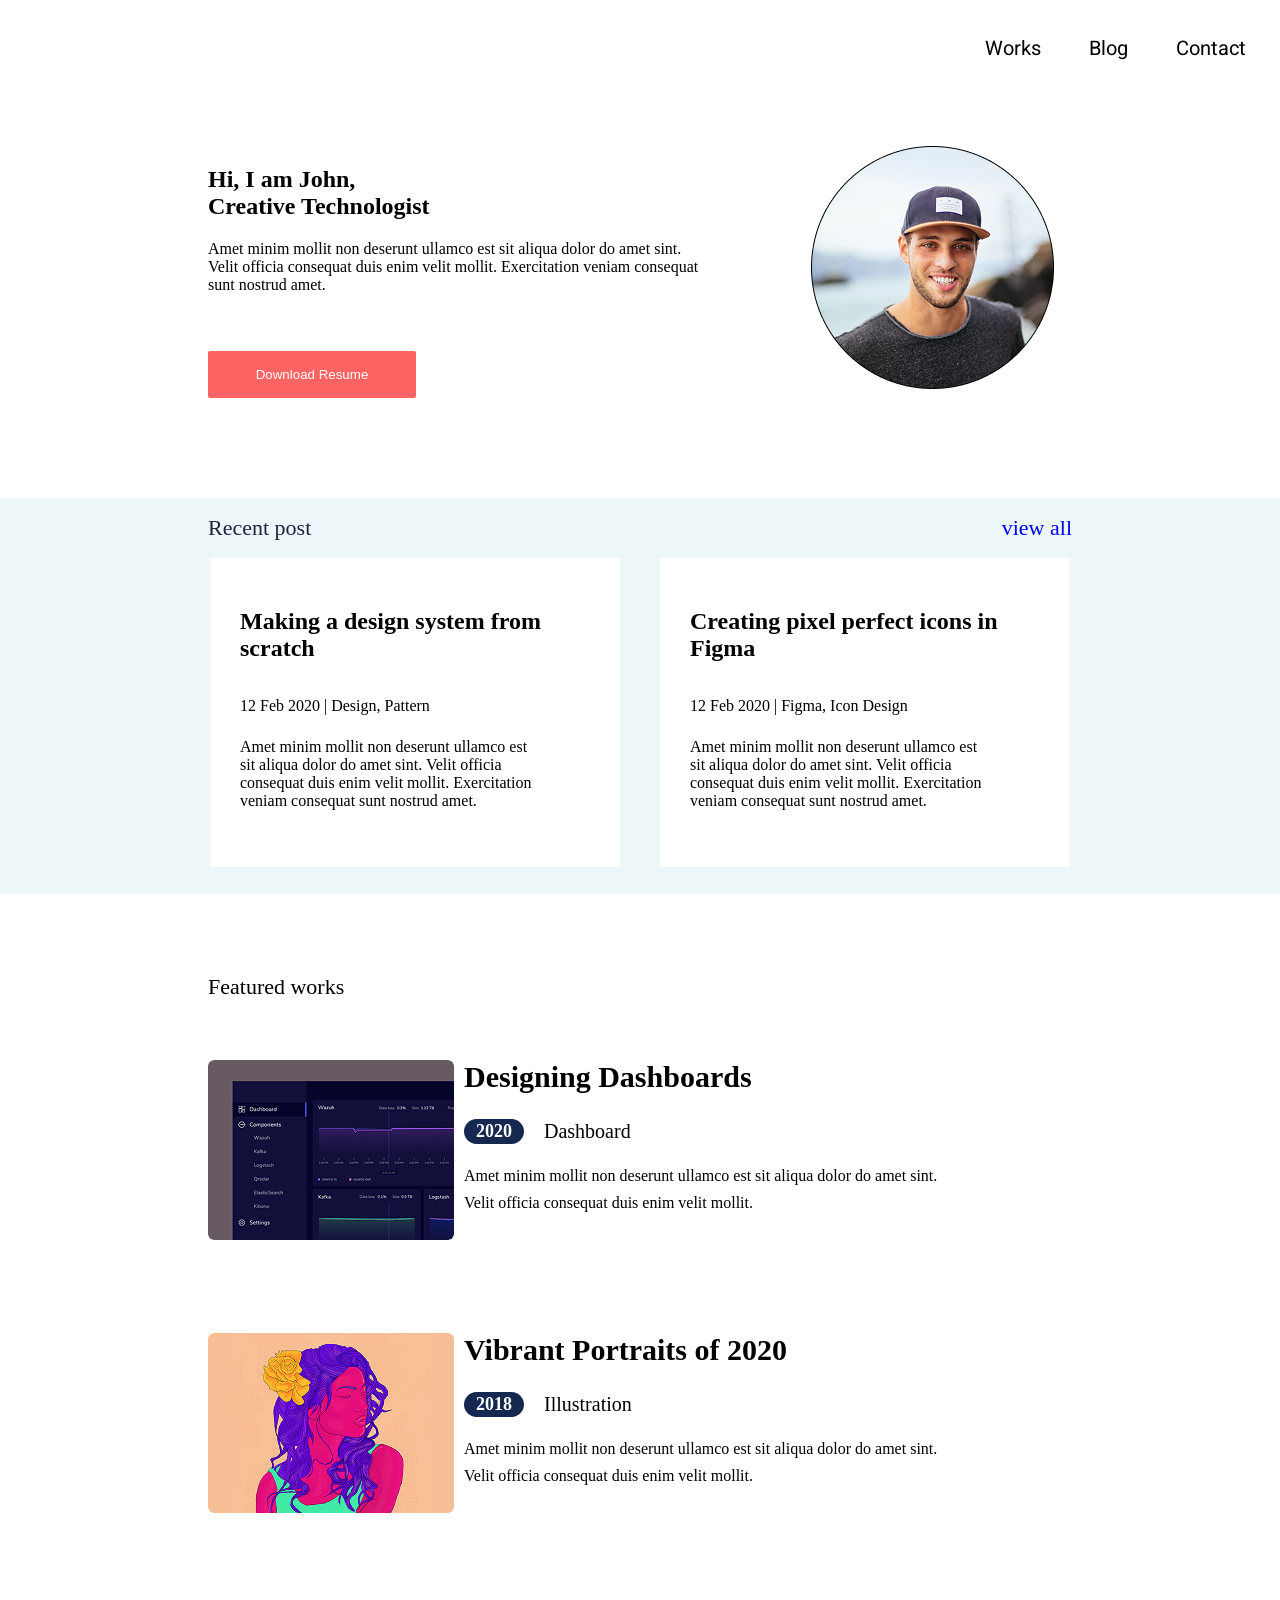
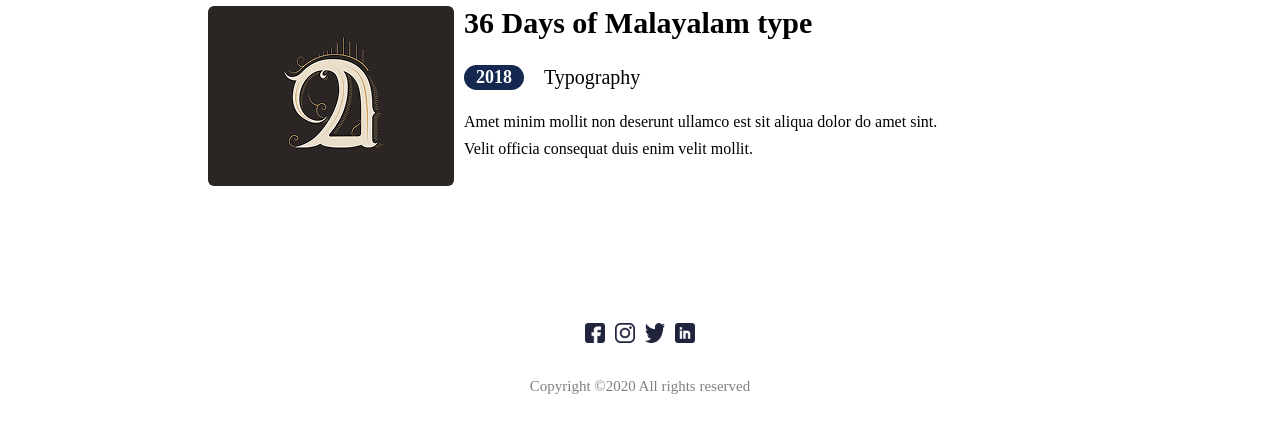
<file: index.html>
<!DOCTYPE html>
<html lang="en">

<head>
    <meta charset="UTF-8">
    <meta name="viewport" content="width=device-width, initial-scale=1.0">
    <title>Figma Portfolio</title>
    <link rel="stylesheet" href="style.css">
    <link rel="stylesheet" href="font.css">
    <link rel="stylesheet" href="hero-section.css">
    <link rel="preconnect" href="https://fonts.googleapis.com">
    <link rel="preconnect" href="https://fonts.gstatic.com" crossorigin>
    <link rel="stylesheet" href="card.css">
    <link rel="stylesheet" href="card-two.css">

    <link
        href="https://fonts.googleapis.com/css2?family=Caveat:wght@400..700&family=Cinzel:wght@400..900&family=Edu+QLD+Hand:wght@400..700&family=Exo+2:ital,wght@0,100..900;1,100..900&family=Heebo:wght@100..900&family=Raleway:ital,wght@0,100..900;1,100..900&family=Source+Serif+4:ital,opsz,wght@0,8..60,200..900;1,8..60,200..900&display=swap"
        rel="stylesheet">
</head>

<body>
    <nav>
        <a href="work.html">works</a>
        <a href="blog.html">blog</a>
        <a href="detail.html">contact</a>
    </nav>
    <section class="hero-section">
        <div class="text">
            <h1>Hi, I am John, <br>
                Creative Technologist</h1>
            <p>Amet minim mollit non deserunt ullamco est sit aliqua dolor do amet sint. Velit officia consequat duis
                enim velit mollit. Exercitation veniam consequat sunt nostrud amet.</p>
            <button>Download Resume</button>
        </div>
        <div class="image">
            <img src="personimage.png" alt="">
        </div>
    </section>
    <section class="card">
        <div class="card-content">
            <span> Recent post</span>
            <span> <a href="#">view all</a></span>
        </div>
        <div class="card-container">
            <div class="card-section">
                <h1>Making a design system from scratch</h1>
                <div class="info">
                    <span>12 Feb 2020</span>
                    <span>|</span>
                    <span>Design, Pattern</span>
                </div>

                <p>Amet minim mollit non deserunt ullamco est sit aliqua dolor do amet sint. Velit officia consequat
                    duis
                    enim
                    velit mollit. Exercitation veniam consequat sunt nostrud amet.</p>
            </div>
            <div class="card-section">
                <h1>Creating pixel perfect icons in Figma</h1>
                <div class="info">
                    <span>12 Feb 2020</span>
                    <span>|</span>
                    <span>Figma, Icon Design</span>
                </div>

                <p>Amet minim mollit non deserunt ullamco est sit aliqua dolor do amet sint. Velit officia consequat
                    duis
                    enim
                    velit mollit. Exercitation veniam consequat sunt nostrud amet.</p>
            </div>
        </div>
    </section>

    <section class="card-two">
        <div class="card-container-two">
            <h3>Featured works</h3>
            <div class="card-section-two">
                <img src="dashboard.png" alt="">
                <div class="content">
                    <h2>Designing Dashboards</h2>
                    <div class="info-two">
                        <span class="year">2020</span>
                        <span>Dashboard</span>
                    </div>
                    <p>
                        Amet minim mollit non deserunt ullamco est sit aliqua dolor do amet sint.
                        Velit officia consequat duis enim velit mollit.
                    </p>
                </div>
            </div>
            <div class="card-section-two">
                <img src="ladyimg.png" alt="">
                <div class="content">
                    <h2>Vibrant Portraits of 2020</h2>
                    <div class="info-two">
                        <span class="year">2018</span>
                        <span>Illustration</span>
                    </div>
                    <p>
                        Amet minim mollit non deserunt ullamco est sit aliqua dolor do amet sint.
                        Velit officia consequat duis enim velit mollit.
                    </p>
                </div>
            </div>

            <div class="card-section-two">
                <img src="typography.png" alt="">
                <div class="content">
                    <h2>36 Days of Malayalam type</h2>
                    <div class="info-two">
                        <span class="year">2018</span>
                        <span>Typography</span>
                    </div>
                    <p>
                        Amet minim mollit non deserunt ullamco est sit aliqua dolor do amet sint.
                        Velit officia consequat duis enim velit mollit.
                    </p>
                </div>
            </div>

        </div>
    </section>
    <footer>
        <div class="logo">
            <img src="fb.png" alt="">
            <img src="insta.png" alt="">
            <img src="twitter.png" alt="">
            <img src="Linkedin.png" alt="">
        </div>
        <p>Copyright ©2020 All rights reserved</p>
    </footer>
</body>

</html>
</file>
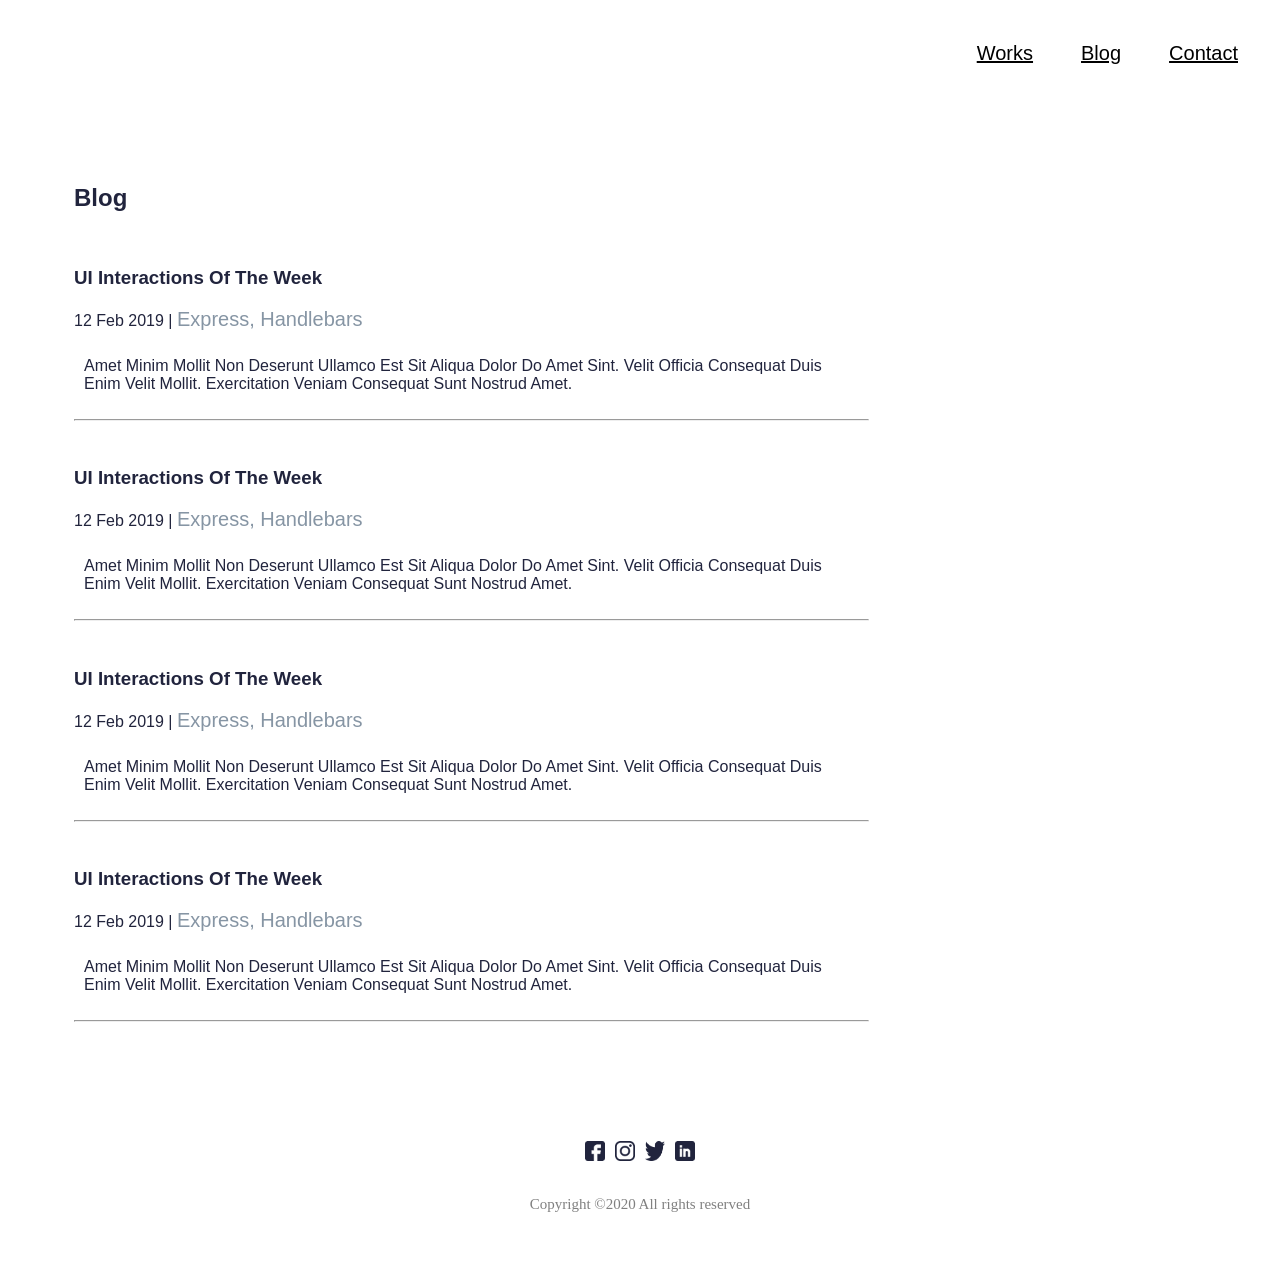
<file: blog.html>
<!DOCTYPE html>
<html lang="en">

<head>
    <meta charset="UTF-8">
    <meta name="viewport" content="width=device-width, initial-scale=1.0">
    <title>Blog</title>
    <link rel="stylesheet" href="blog.css">
</head>

<body>
    <nav>
        <a href="work.html">works</a>
        <a href="blog.html">blog</a>
        <a href="detail.html">contact</a>
    </nav>
    <section class="blog">
        <div class="container-blog">
            <div class="card-2">
                <h1>blog</h1>
                <h3>UI Interactions of the week</h3>
                <div class="info">
                    <span>12 Feb 2019</span>
                    <span>|</span>
                    <span>Express, Handlebars</span>
                </div>
                <p>Amet minim mollit non deserunt ullamco est sit aliqua dolor do amet sint. Velit officia consequat
                    duis
                    enim
                    velit mollit. Exercitation veniam consequat sunt nostrud amet.</p>
                <hr>
            </div>
            <div class="card-2">
                <h3>UI Interactions of the week</h3>
                <div class="info">
                    <span>12 Feb 2019</span>
                    <span>|</span>
                    <span>Express, Handlebars</span>
                </div>
                <p>Amet minim mollit non deserunt ullamco est sit aliqua dolor do amet sint. Velit officia consequat
                    duis
                    enim
                    velit mollit. Exercitation veniam consequat sunt nostrud amet.</p>
                <hr>
            </div>
            <div class="card-2">
                <h3>UI Interactions of the week</h3>
                <div class="info">
                    <span>12 Feb 2019</span>
                    <span>|</span>
                    <span>Express, Handlebars</span>
                </div>
                <p>Amet minim mollit non deserunt ullamco est sit aliqua dolor do amet sint. Velit officia consequat
                    duis
                    enim
                    velit mollit. Exercitation veniam consequat sunt nostrud amet.</p>
                <hr>
            </div>
            <div class="card-2">
                <h3>UI Interactions of the week</h3>
                <div class="info">
                    <span>12 Feb 2019</span>
                    <span>|</span>
                    <span>Express, Handlebars</span>
                </div>
                <p>Amet minim mollit non deserunt ullamco est sit aliqua dolor do amet sint. Velit officia consequat
                    duis
                    enim
                    velit mollit. Exercitation veniam consequat sunt nostrud amet.</p>
                <hr>
            </div>
        </div>
    </section>
    <footer>
        <div class="logo">
            <img src="fb.png" alt="">
            <img src="insta.png" alt="">
            <img src="twitter.png" alt="">
            <img src="Linkedin.png" alt="">
        </div>
        <p>Copyright ©2020 All rights reserved</p>
    </footer>
</body>

</html>
</file>
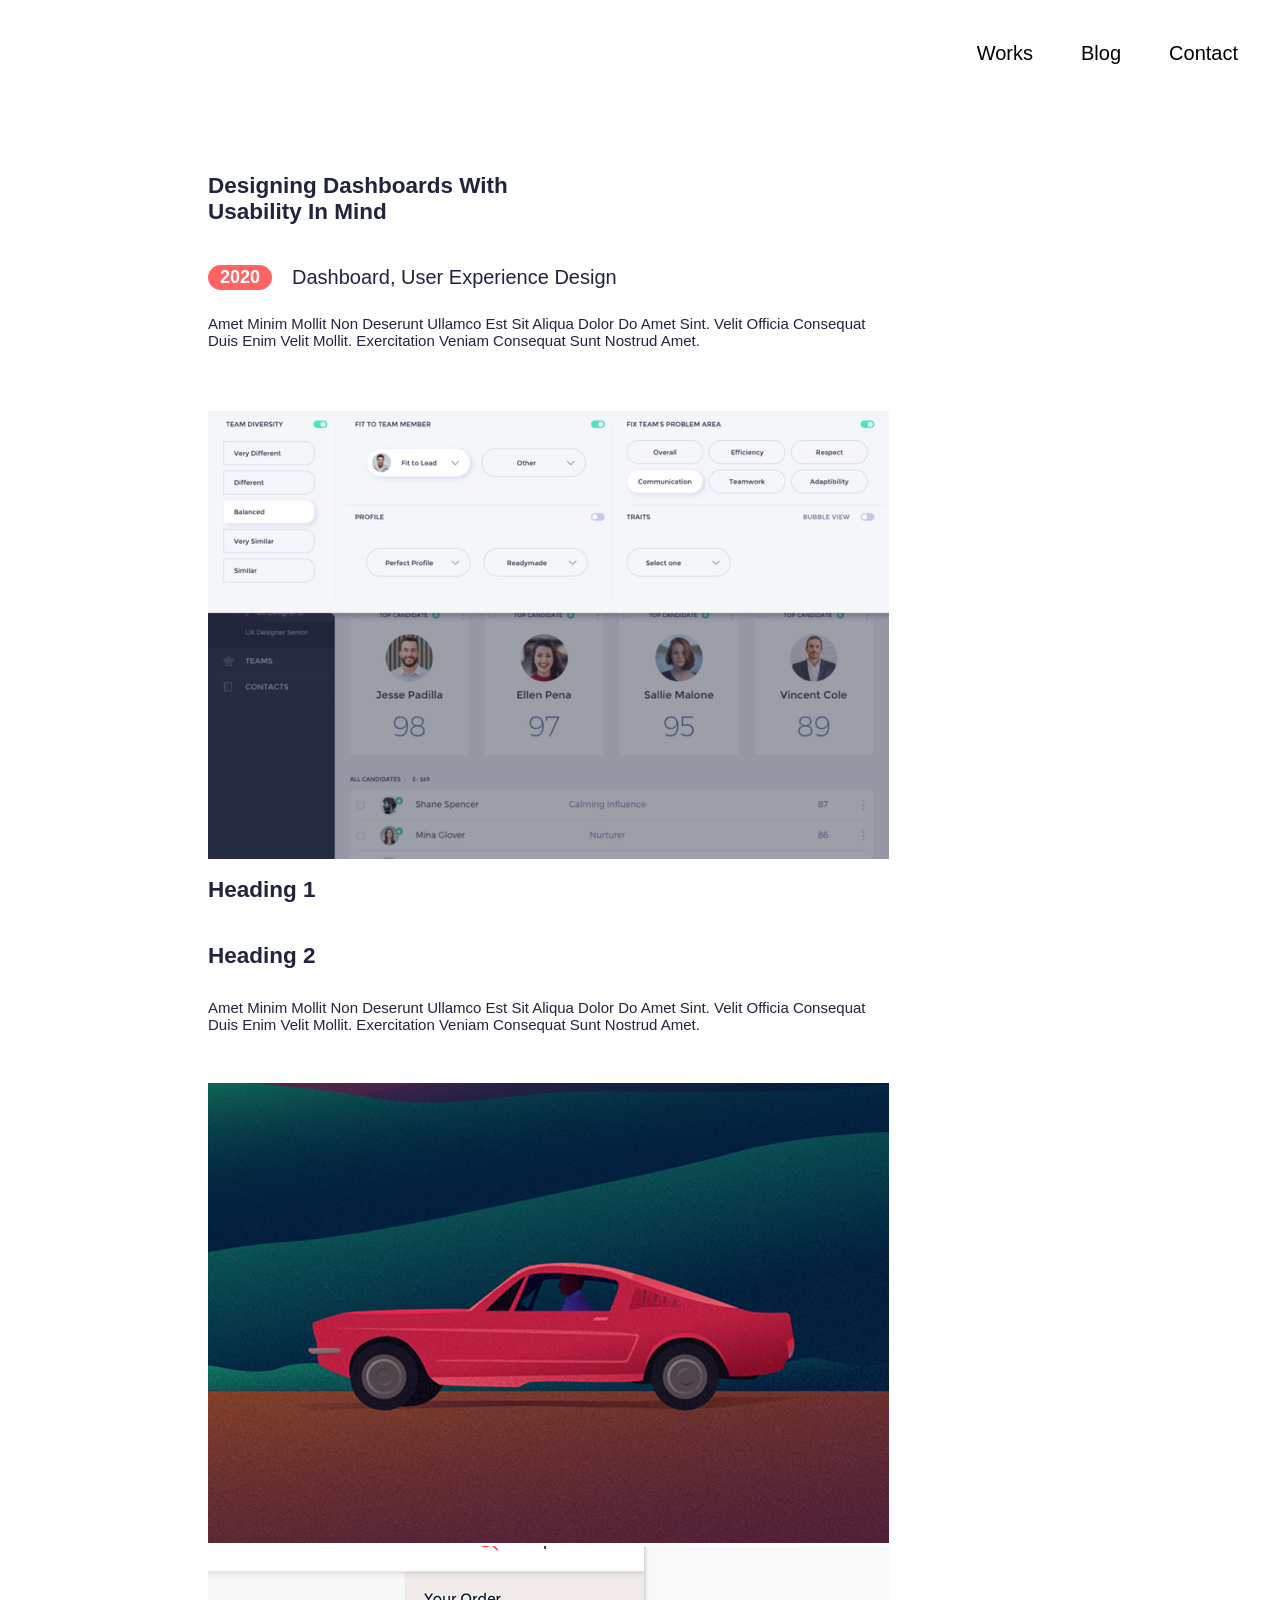
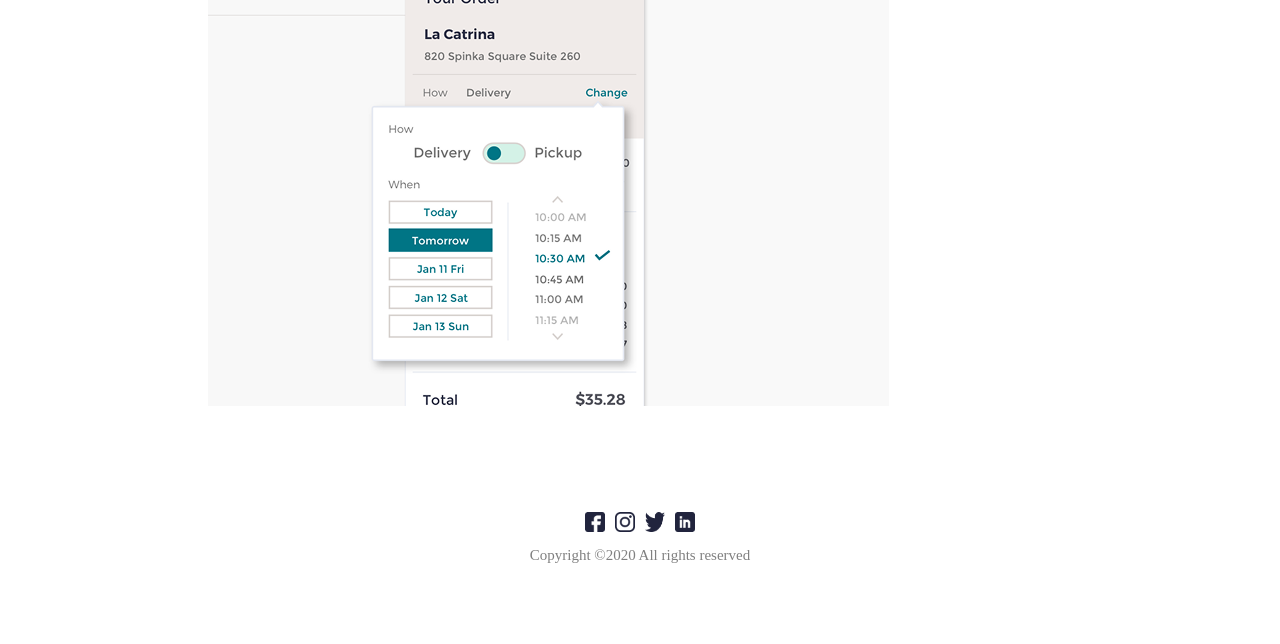
<file: detail.html>
<!DOCTYPE html>
<html lang="en">

<head>
    <meta charset="UTF-8">
    <meta name="viewport" content="width=device-width, initial-scale=1.0">
    <title>Work Details</title>
    <link rel="stylesheet" href="detail.css">
</head>

<body>
    <nav>
        <a href="work.html">works</a>
        <a href="blog.html">blog</a>
        <a href="detail.html">contact</a>
    </nav>
    <section class="detail">
        <div class="container">
            <div class="section">
                <h1>Designing Dashboards with <br> usability in mind</h1>
                <div class="info">
                    <span class="year">2020</span>
                    <span>Dashboard, User Experience Design</span>
                </div>
                <p>Amet minim mollit non deserunt ullamco est sit aliqua dolor do amet sint. Velit officia consequat
                    duis
                    enim velit mollit. Exercitation veniam consequat sunt nostrud amet.</p>
            </div>
            <div class="imagess">
                <img src="details.png" alt="">
            </div>
            <div class="section">
                <h1>heading 1</h1>
                <h2>heading 2</h2>
                <p>Amet minim mollit non deserunt ullamco est sit aliqua dolor do amet sint. Velit officia consequat
                    duis
                    enim velit mollit. Exercitation veniam consequat sunt nostrud amet.</p>
            </div>
            <div class="imagess">
                <img src="car.png" alt="">
                <img src="details-2.png" alt="">
            </div>
        </div>
    </section>
        <footer>
        <div class="logo">
            <img src="fb.png" alt="">
            <img src="insta.png" alt="">
            <img src="twitter.png" alt="">
            <img src="Linkedin.png" alt="">
        </div>
        <p>Copyright ©2020 All rights reserved</p>
    </footer>
</body>

</html>
</file>
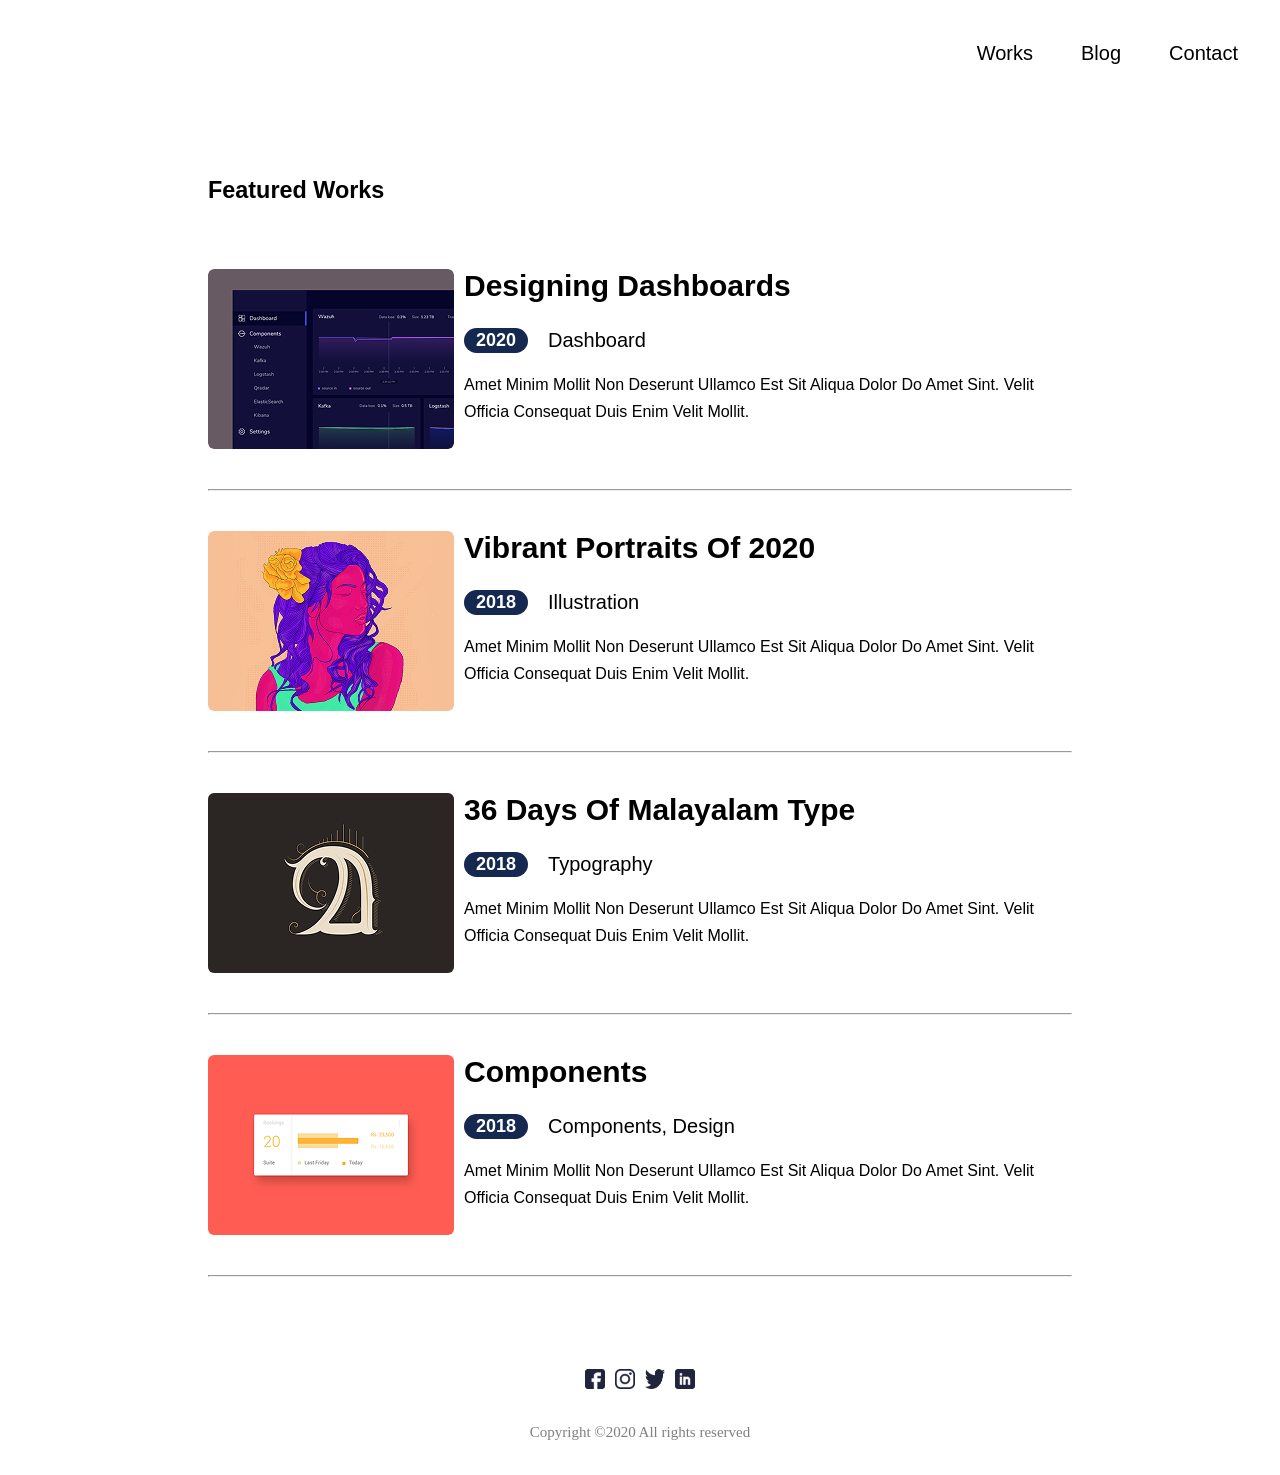
<file: work.html>
<!DOCTYPE html>
<html lang="en">

<head>
    <meta charset="UTF-8">
    <meta name="viewport" content="width=device-width, initial-scale=1.0">
    <title>work</title>
    <link rel="stylesheet" href="work.css">
</head>

<body>
    <nav>
        <a href="work.html">works</a>
        <a href="blog.html">blog</a>
        <a href="detail.html">contact</a>
    </nav>
    <section class="works">
        <div class="container-works">
            <h3>Featured works</h3>
            <div class="work-section-two">
                <img src="dashboard.png" alt="">
                <div class="content">
                    <h2>Designing Dashboards</h2>
                    <div class="info-two">
                        <span class="year">2020</span>
                        <span>Dashboard</span>
                    </div>
                    <p>
                        Amet minim mollit non deserunt ullamco est sit aliqua dolor do amet sint.
                        Velit officia consequat duis enim velit mollit.
                    </p>
                </div>
            </div>
            <hr>
            <div class="work-section-two">
                <img src="ladyimg.png" alt="">
                <div class="content">
                    <h2>Vibrant Portraits of 2020</h2>
                    <div class="info-two">
                        <span class="year">2018</span>
                        <span>Illustration</span>
                    </div>
                    <p>
                        Amet minim mollit non deserunt ullamco est sit aliqua dolor do amet sint.
                        Velit officia consequat duis enim velit mollit.
                    </p>
                </div>
            </div>
            <hr>
            <div class="work-section-two">
                <img src="typography.png" alt="">
                <div class="content">
                    <h2>36 Days of Malayalam type</h2>
                    <div class="info-two">
                        <span class="year">2018</span>
                        <span>Typography</span>
                    </div>
                    <p>
                        Amet minim mollit non deserunt ullamco est sit aliqua dolor do amet sint.
                        Velit officia consequat duis enim velit mollit.
                    </p>
                </div>
            </div>
            <hr>
            <div class="work-section-two">
                <img src="component.png" alt="">
                <div class="content">
                    <h2>components</h2>
                    <div class="info-two">
                        <span class="year">2018</span>
                        <span>Components, Design</span>
                    </div>
                    <p>
                        Amet minim mollit non deserunt ullamco est sit aliqua dolor do amet sint.
                        Velit officia consequat duis enim velit mollit.
                    </p>
                </div>
            </div>
            <hr>
        </div>
    </section>
    <footer>
        <div class="logo">
            <img src="fb.png" alt="">
            <img src="insta.png" alt="">
            <img src="twitter.png" alt="">
            <img src="Linkedin.png" alt="">
        </div>
        <p>Copyright ©2020 All rights reserved</p>
    </footer>
</body>

</html>
</file>
<file: style.css>
@import url("https://fonts.googleapis.com/css2?family=Heebo:wght@100..900&display=swap");

body {
  margin: 0px;
  padding: 0px;
  width: 100%;
  background-color: rgb(255, 255, 255);
}

nav {
  display: flex;
  justify-content: end;
  height: 146px;
  width: 100%;
  margin-inline: auto;
}

a:link {
  background-color: transparent;
  text-decoration: none;
}

a:hover {
  color: blue;
}

a:active {
  color: #21243D;
}
/* a:visited {
    color: red;
    background-color: transparent;
    text-decoration: underline;
} */
nav a {
  padding-left: 14px;
  padding-right: 34px;
  height: 40px;
  margin-top: 34px;
  font-family: "Heebo", sans-serif;
  font-optical-sizing: auto;
  font-size: 20px;
  color: #000000;
  text-transform: capitalize;
}

footer {
  display: flex;
  flex-direction: column;
  justify-content: center;
  align-items: center;
  height: 50px;
  padding: 30px 0;
  background-color: rgb(255, 255, 255);
}

.logo {
  display: flex;
  gap: 10px;
  margin-bottom: 20px;
}

.logo img {
  width: 20px;
  height: 20px;
  cursor: pointer;
}

footer p {
  text-align: center;
  font-size: 15px;
  color: gray;
}
</file>
<file: font.css>
@import url("https://fonts.googleapis.com/css2?family=Heebo:wght@100..900&display=swap");
</file>
<file: hero-section.css>
.hero-section{
    display: flex;
    flex-direction: row;
    width: 864px;
    height: 352px;
    /* background-color: rgb(179, 103, 103); */
    margin-inline:auto ;
}
p{
    width: 497px;
    height: 66px;
    text-align: left;
    margin-bottom: 45px;
}
.image{
    margin-left: 106px;
}
button{
    width: 208px;
    height: 47px;
    color: white;
    background-color: #FF6464;
    border-radius: 2px;
    border: none;
    cursor: pointer;
}
</file>
<file: card.css>
.card {
    width: 100%;
    height: 396px;
    /* margin-inline: auto; */
    margin-bottom: 80px;
    background-color: #EDF7FA;
}
.card-content{
    display: flex;
    justify-content: space-between;
    align-items: center;
    width: 864px;
    margin-inline:auto ;
    height: 60px;
}
.card-content span:nth-child(1){
    color: #21243D;
    font-size: 22px;
    font-weight: 400;
}
.card-content span:nth-child(2){
    color: #00A8CC;
    font-size: 22px;
    font-weight: 400;
}
.card-container {
    display: flex;
    /* flex-direction: row; */
    justify-content: center;
    width: 864px;
    height: 397px;
    margin: auto;
    /* background-color: rgb(255, 255, 255); */
    /* width: 864px;
    margin: auto; */
    /* background-color: rgb(153, 118, 118); */
}

.card h1 {
    margin-bottom: 35px;
    font-weight: bold;
    width: 374px;
}

.info {
    margin-bottom: 23px;
}

.card-section {
    padding: 30px;
    margin: 0px 20px;
    width: 350px;
    height: 249px;
    background-color: rgb(255, 255, 255);
}

.card p {
    width: 300px;
    height: 117px;
}

.card h3 {
    margin-left: 150px;
    font-weight: bold;
    color: rgb(180, 177, 177);
    font-family: 'Times New Roman';
    font-size: 20px;
    width: 100px;
    height: 30px;
}
</file>
<file: card-two.css>
.card-two {
    width: 1152px;
    height: 872px;
    margin-top: 63px;
    margin-inline: auto;
    margin-bottom: 80px;
    /* background-color: rgb(58, 126, 116); */
}

.card-container-two {
    width: 864px;
    margin: auto;
    /* background-color: rgb(153, 118, 118); */
}
.card-two h3 {
    margin-bottom: 35px;
    font-weight: bold;
    width: 374px;
}
.card-section-two {
    display: flex;
    gap: 10px;
    padding: 30px 0;
    /* background-color: rgb(139, 93, 93); */
}
.card-section-two img {
    width: 246px;
    height: 180px;
    padding: 0;
    border-radius: 6px;
    object-fit: cover;
}
.content {
    flex: 1;
}
.content h2 {
    font-size: 30px;
    font-weight: 700;
    margin-top:0;
    /* margin-bottom: 18px; */
}
.info-two {
    display: flex;
    align-items: center;
    gap: 20px;
    margin-bottom: 18px;
}
.year {
    background: #142850;
    color: white;
    padding: 2px 12px;
    border-radius: 20px;
    font-size: 18px;
    font-weight: bold;
}
.info-two span:last-child {
    /* color:#8695A4; */
    font-size: 20px;
}
.content p {
    font-size: 16px;
    line-height: 1.7;
}

/* .card-two p {
    width: 300px;
    height: 117px;
} */

.card-container-two h3 {
    margin-bottom: 30px;
    font-size: 22px;
    font-weight: 400;
}
</file>
<file: blog.css>
body{
    height: 1261px;
}
nav {
    display: flex;
    justify-content: end;
    height: 146px;
    width: 100%;
    margin-inline: auto;
}

nav a {
    padding-left: 14px;
    padding-right: 34px;
    height: 40px;
    margin-top: 34px;
    font-family: "Heebo", sans-serif;
    font-optical-sizing: auto;
    font-size: 20px;
    color: #000000;
    text-transform: capitalize;
}

.blog {
    text-transform: capitalize;
    width: 1152px;
    /* height: 100%; */
    margin: auto;
    font-family: "Heebo", sans-serif;
    color: #21243D;


}

.container-blog {
    display: flex;
    justify-self: center;
    flex-direction: column;
    /* margin-top: 154px; */
    width: 815px;
    height: 975px;
}

h1 {
    margin-bottom: 55px;
    font-weight: bold;
    font-family: "Heebo", sans-serif;

}

.card-2 {
    padding: 10px;
}

.card-2 p {
    padding: 10px;
}

.info span:last-child {
    color: #8695A4;
    font-size: 20px;
}

.info {
    color: #21243D;
}

footer {
    display: flex;
    flex-direction: column;
    justify-content: center;
    align-items: center;
    height: 50px;
    padding: 30px 0;
    background-color: rgb(255, 255, 255);
}

.logo {
    display: flex;
    gap: 10px;
    margin-bottom: 20px;
}

.logo img {
    width: 20px;
    height: 20px;
    cursor: pointer;
}

footer p {
    text-align: center;
    font-size: 15px;
    color: gray;
}
</file>
<file: detail.css>
.body {
    margin: 0px;
    padding: 0px;
    width: 100%;
    background-color: rgb(255, 255, 255);
}
.detail {
    width: 1152px;
    height: 1900px;
    display: flex;
    flex-direction: column;
    justify-self: center;
    font-family: "Heebo", sans-serif;
    font-optical-sizing: auto;
    font-size: 15px;
    color: #21243D;
    text-transform: capitalize;
    /* margin: -10px ; */
}
/* .container{
    width: 776px;
    height: 1956px;
} */
nav {
    display: flex;
    justify-content: end;
    height: 146px;
    width: 100%;
    margin-inline: auto;
}

a:link {
    background-color: transparent;
    text-decoration: none;
}

a:hover {
    color: blue;
}

a:active {
    color: #21243D;
}

nav a {
    padding-left: 14px;
    padding-right: 34px;
    height: 40px;
    margin-top: 34px;
    font-family: "Heebo", sans-serif;
    font-optical-sizing: auto;
    font-size: 20px;
    color: #000000;
    text-transform: capitalize;
}
.info {
    display: flex;
    align-items: center;
    gap: 20px;
    margin-bottom: 25px;
}
.year {
    background: #FF6464;
    color: white;
    padding: 2px 12px;
    border-radius: 20px;
    font-size: 18px;
    font-weight: bold;
}
.info span:last-child {
    /* color:#8695A4; */
    font-size: 20px;
}
.container{
    margin-left: 200px;
    width: 776px;
    /* height: 100%; */
}
.imagess {
    width: 100%;
    height: 460px;
    margin-top: 50px;
}
.section{
    width: 687px;
}
h1{
    margin-bottom: 40px;
}
h2{
    margin-bottom: 30px;
}
footer {
  display: flex;
  flex-direction: column;
  justify-content: center;
  align-items: center;
  height: 182px;
  /* padding: 30px 0; */
  background-color: rgb(255, 255, 255);
}

.logo {
  display: flex;
  gap: 10px;
  /* margin-bottom: 20px; */
}

.logo img {
  width: 20px;
  height: 20px;
  cursor: pointer;
}

footer p {
  text-align: center;
  font-size: 15px;
  color: gray;
}
</file>
<file: work.css>
.works {
    width: 1152px;
    height: 1100px;
    /* margin-top: 63px; */
    margin-inline: auto;
    margin-bottom: 80px;
    font-family: "Heebo", sans-serif;
    font-optical-sizing: auto;
    font-size: 20px;
    color: #000000;
    text-transform: capitalize;
    /* background-color: rgb(58, 126, 116); */
}

.container-works {
    width: 864px;
    margin: auto;
    /* background-color: rgb(153, 118, 118); */
}
.works h3 {
    margin-bottom: 35px;
    font-weight: bold;
    width: 374px;
}
.work-section-two {
    display: flex;
    gap: 10px;
    padding: 30px 0;
    /* background-color: rgb(139, 93, 93); */
}
.work-section-two img {
    width: 246px;
    height: 180px;
    padding: 0;
    border-radius: 6px;
    object-fit: cover;
}
.content {
    flex: 1;
}
.content h2 {
    font-size: 30px;
    font-weight: 700;
    margin-top:0;
    /* margin-bottom: 18px; */
}
.info-two {
    display: flex;
    align-items: center;
    gap: 20px;
    margin-bottom: 18px;
}
.year {
    background: #142850;
    color: white;
    padding: 2px 12px;
    border-radius: 20px;
    font-size: 18px;
    font-weight: bold;
}
.info-two span:last-child {
    /* color:#8695A4; */
    font-size: 20px;
}
.content p {
    font-size: 16px;
    line-height: 1.7;
}

/* .card-two p {
    width: 300px;
    height: 117px;
} */

.card-container-two h3 {
    margin-bottom: 30px;
    font-size: 22px;
    font-weight: 400;
}
nav {
  display: flex;
  justify-content: end;
  height: 146px;
  width: 100%;
  margin-inline: auto;
}

a:link {
  background-color: transparent;
  text-decoration: none;
}

a:hover {
  color: blue;
}

a:active {
  color: #21243D;
}
/* a:visited {
    color: red;
    background-color: transparent;
    text-decoration: underline;
} */
nav a {
  padding-left: 14px;
  padding-right: 34px;
  height: 40px;
  margin-top: 34px;
  font-family: "Heebo", sans-serif;
  font-optical-sizing: auto;
  font-size: 20px;
  color: #000000;
  text-transform: capitalize;
}

footer {
  display: flex;
  flex-direction: column;
  justify-content: center;
  align-items: center;
  height: 50px;
  padding: 30px 0;
  background-color: rgb(255, 255, 255);
}

.logo {
  display: flex;
  gap: 10px;
  margin-bottom: 20px;
}

.logo img {
  width: 20px;
  height: 20px;
  cursor: pointer;
}

footer p {
  text-align: center;
  font-size: 15px;
  color: gray;
}
</file>
